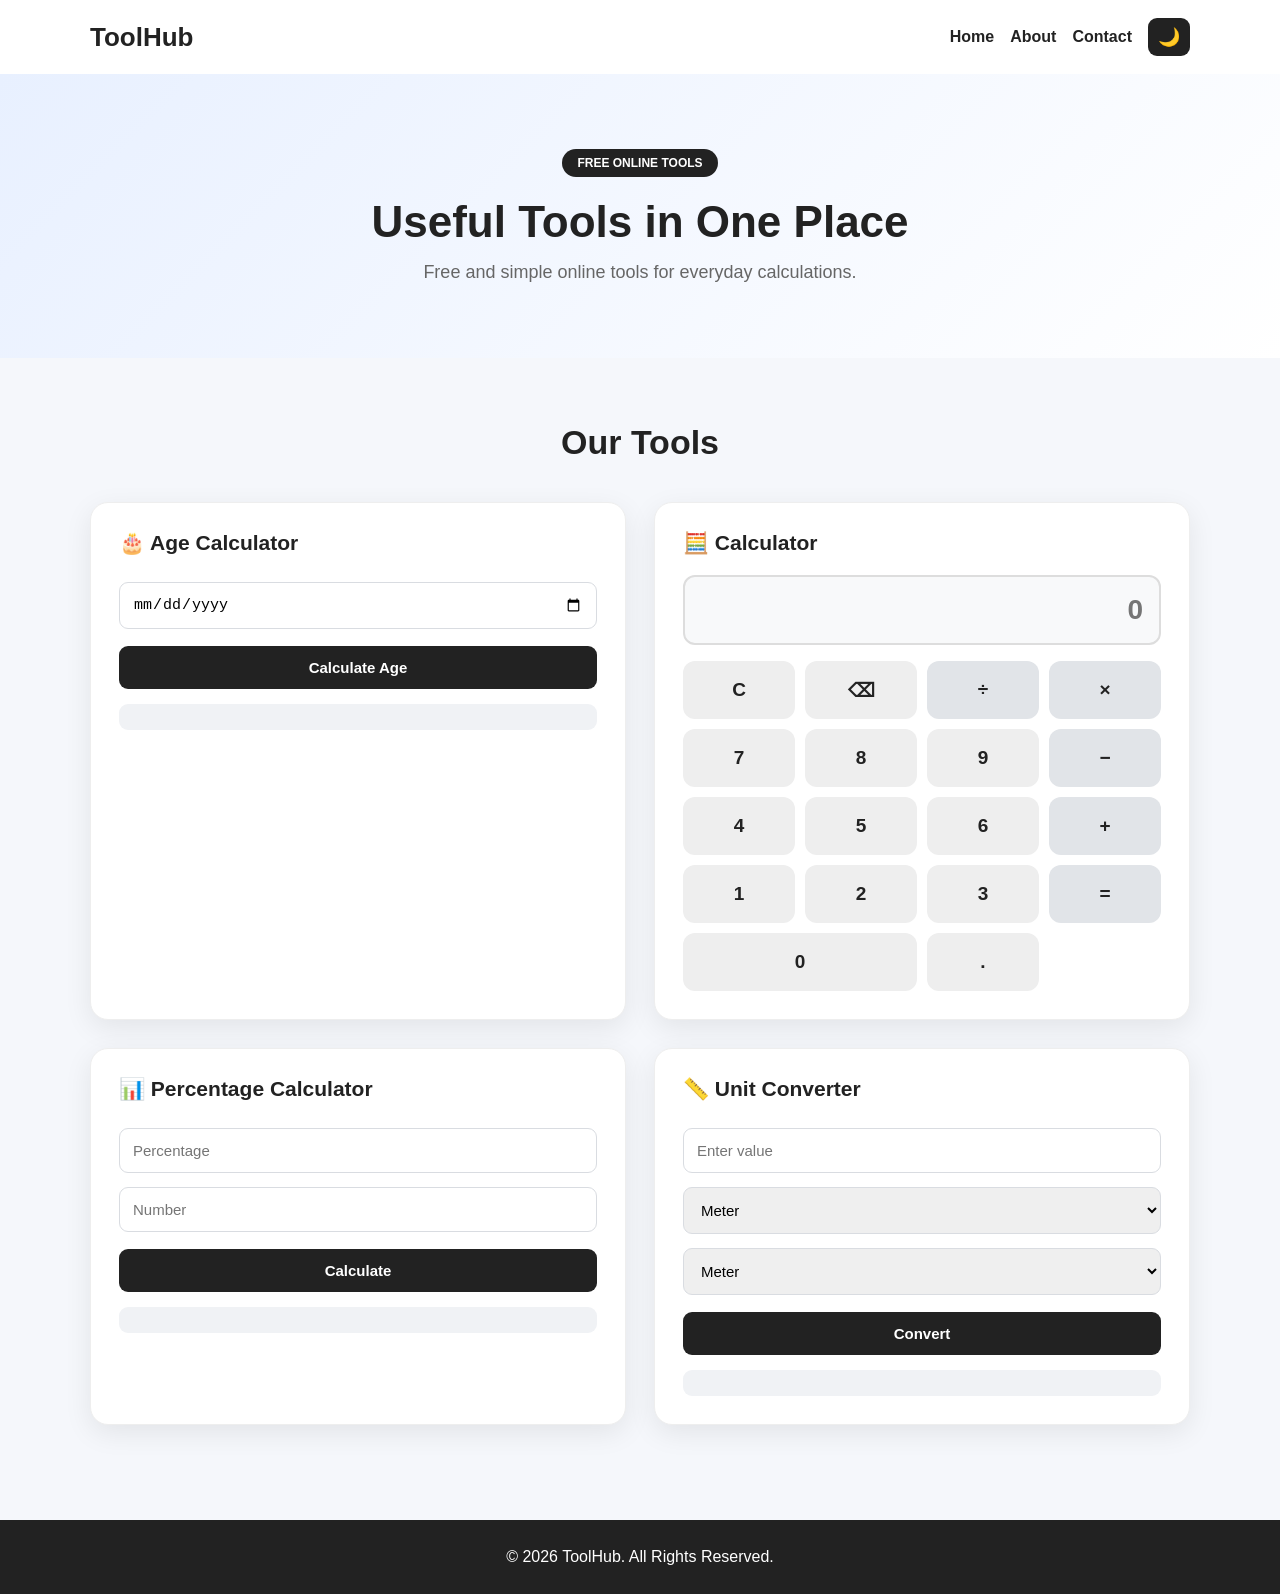
<file: index.html>
<!DOCTYPE html>
<html lang="en">
<head>
    <meta charset="UTF-8">
    <meta name="viewport" content="width=device-width, initial-scale=1.0">

    <meta name="google-site-verification" content="n4FeHZahbf9JQmGLMFIZxmoxvYty4tMW77FMCxDUaJI" />

    <meta name="description" content="ToolHub provides free online calculators and useful tools including age calculator, percentage calculator and unit converter.">

    <meta name="keywords" content="free online tools, calculator, age calculator, percentage calculator, unit converter">

    <title>ToolHub - Free Online Tools</title>

    <link rel="stylesheet" href="./Style.css">
</head>

<body>

<header>
    <div class="container nav-container">
        <h2>ToolHub</h2>

        <nav>
            <a href="./index.html">Home</a>
            <a href="./About.html">About</a>
            <a href="./Contact.html">Contact</a>
            <button id="darkModeBtn" type="button">🌙</button>
        </nav>
    </div>
</header>

<section class="hero">
    <div class="container">
        <span class="badge">FREE ONLINE TOOLS</span>

        <h1>Useful Tools in One Place</h1>

        <p>
            Free and simple online tools for everyday calculations.
        </p>
    </div>
</section>

<section class="tools">

    <div class="container">

        <h2>Our Tools</h2>

        <div class="tool-grid">

            <!-- AGE CALCULATOR -->

            <div class="tool-card">

                <h3>🎂 Age Calculator</h3>

                <input
                    type="date"
                    id="birthDate"
                >

                <button
                    type="button"
                    id="ageBtn"
                >
                    Calculate Age
                </button>

                <div
                    id="ageResult"
                    class="result"
                ></div>

            </div>


            <!-- CALCULATOR -->

            <div class="tool-card calculator-card">

                <h3>🧮 Calculator</h3>

                <input
                    type="text"
                    id="calcDisplay"
                    value=""
                    placeholder="0"
                    readonly
                >

                <div class="calculator">

                    <button type="button" data-value="clear">
                        C
                    </button>

                    <button type="button" data-value="delete">
                        ⌫
                    </button>

                    <button type="button" data-value="/">
                        ÷
                    </button>

                    <button type="button" data-value="*">
                        ×
                    </button>

                    <button type="button" data-value="7">
                        7
                    </button>

                    <button type="button" data-value="8">
                        8
                    </button>

                    <button type="button" data-value="9">
                        9
                    </button>

                    <button type="button" data-value="-">
                        −
                    </button>

                    <button type="button" data-value="4">
                        4
                    </button>

                    <button type="button" data-value="5">
                        5
                    </button>

                    <button type="button" data-value="6">
                        6
                    </button>

                    <button type="button" data-value="+">
                        +
                    </button>

                    <button type="button" data-value="1">
                        1
                    </button>

                    <button type="button" data-value="2">
                        2
                    </button>

                    <button type="button" data-value="3">
                        3
                    </button>

                    <button type="button" data-value="=">
                        =
                    </button>

                    <button
                        type="button"
                        data-value="0"
                        class="zero"
                    >
                        0
                    </button>

                    <button type="button" data-value=".">
                        .
                    </button>

                </div>

            </div>


            <!-- PERCENTAGE -->

            <div class="tool-card">

                <h3>📊 Percentage Calculator</h3>

                <input
                    type="number"
                    id="percent"
                    placeholder="Percentage"
                >

                <input
                    type="number"
                    id="percentNumber"
                    placeholder="Number"
                >

                <button
                    type="button"
                    id="percentageBtn"
                >
                    Calculate
                </button>

                <div
                    id="percentageResult"
                    class="result"
                ></div>

            </div>


            <!-- UNIT CONVERTER -->

            <div class="tool-card">

                <h3>📏 Unit Converter</h3>

                <input
                    type="number"
                    id="unitValue"
                    placeholder="Enter value"
                >

                <select id="unitFrom">

                    <option value="meter">
                        Meter
                    </option>

                    <option value="kilometer">
                        Kilometer
                    </option>

                    <option value="feet">
                        Feet
                    </option>

                    <option value="inch">
                        Inch
                    </option>

                </select>

                <select id="unitTo">

                    <option value="meter">
                        Meter
                    </option>

                    <option value="kilometer">
                        Kilometer
                    </option>

                    <option value="feet">
                        Feet
                    </option>

                    <option value="inch">
                        Inch
                    </option>

                </select>

                <button
                    type="button"
                    id="convertBtn"
                >
                    Convert
                </button>

                <div
                    id="unitResult"
                    class="result"
                ></div>

            </div>

        </div>

    </div>

</section>

<footer>

    <div class="container">

        <p>
            © 2026 ToolHub. All Rights Reserved.
        </p>

    </div>

</footer>

<script src="./script.js"></script>

</body>
</html>
</file>
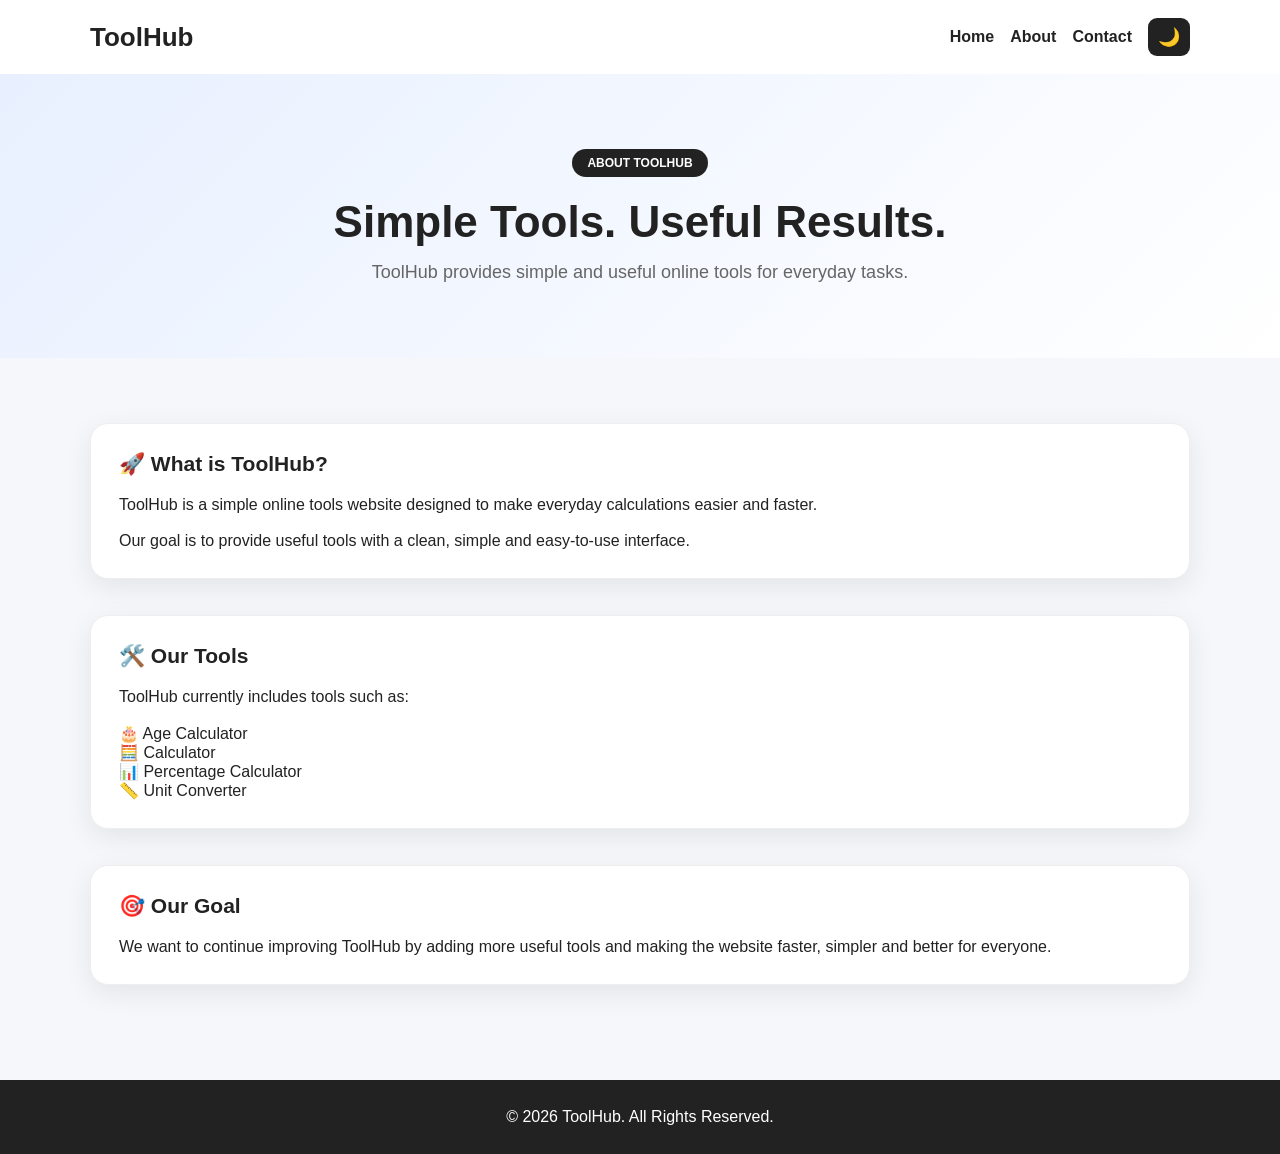
<file: About.html>
<!DOCTYPE html><html lang="en"><head><meta charset="UTF-8">

<meta
    name="viewport"
    content="width=device-width, initial-scale=1.0"
>

<title>About - ToolHub</title>

<link
    rel="stylesheet"
    href="./Style.css"
>

</head><body><header><div class="container nav-container">

    <h2>ToolHub</h2>

    <nav>

        <a href="./index.html">
            Home
        </a>

        <a href="./About.html">
            About
        </a>

        <a href="./Contact.html">
            Contact
        </a>

        <button
            id="darkModeBtn"
            type="button"
        >
            🌙
        </button>

    </nav>

</div>

</header><section class="hero"><div class="container">

    <span class="badge">
        ABOUT TOOLHUB
    </span>

    <h1>
        Simple Tools. Useful Results.
    </h1>

    <p>
        ToolHub provides simple and useful
        online tools for everyday tasks.
    </p>

</div>

</section><section class="tools"><div class="container">

    <div class="tool-card">

        <h3>
            🚀 What is ToolHub?
        </h3>

        <p>
            ToolHub is a simple online tools website
            designed to make everyday calculations
            easier and faster.
        </p>

        <br>

        <p>
            Our goal is to provide useful tools
            with a clean, simple and easy-to-use
            interface.
        </p>

    </div>


    <br><br>


    <div class="tool-card">

        <h3>
            🛠️ Our Tools
        </h3>

        <p>
            ToolHub currently includes tools such as:
        </p>

        <br>

        <p>
            🎂 Age Calculator
        </p>

        <p>
            🧮 Calculator
        </p>

        <p>
            📊 Percentage Calculator
        </p>

        <p>
            📏 Unit Converter
        </p>

    </div>


    <br><br>


    <div class="tool-card">

        <h3>
            🎯 Our Goal
        </h3>

        <p>
            We want to continue improving ToolHub
            by adding more useful tools and making
            the website faster, simpler and better
            for everyone.
        </p>

    </div>

</div>

</section><footer><div class="container">

    <p>
        © 2026 ToolHub. All Rights Reserved.
    </p>

</div>

</footer><script src="./script.js"></script></body></html>
</file>
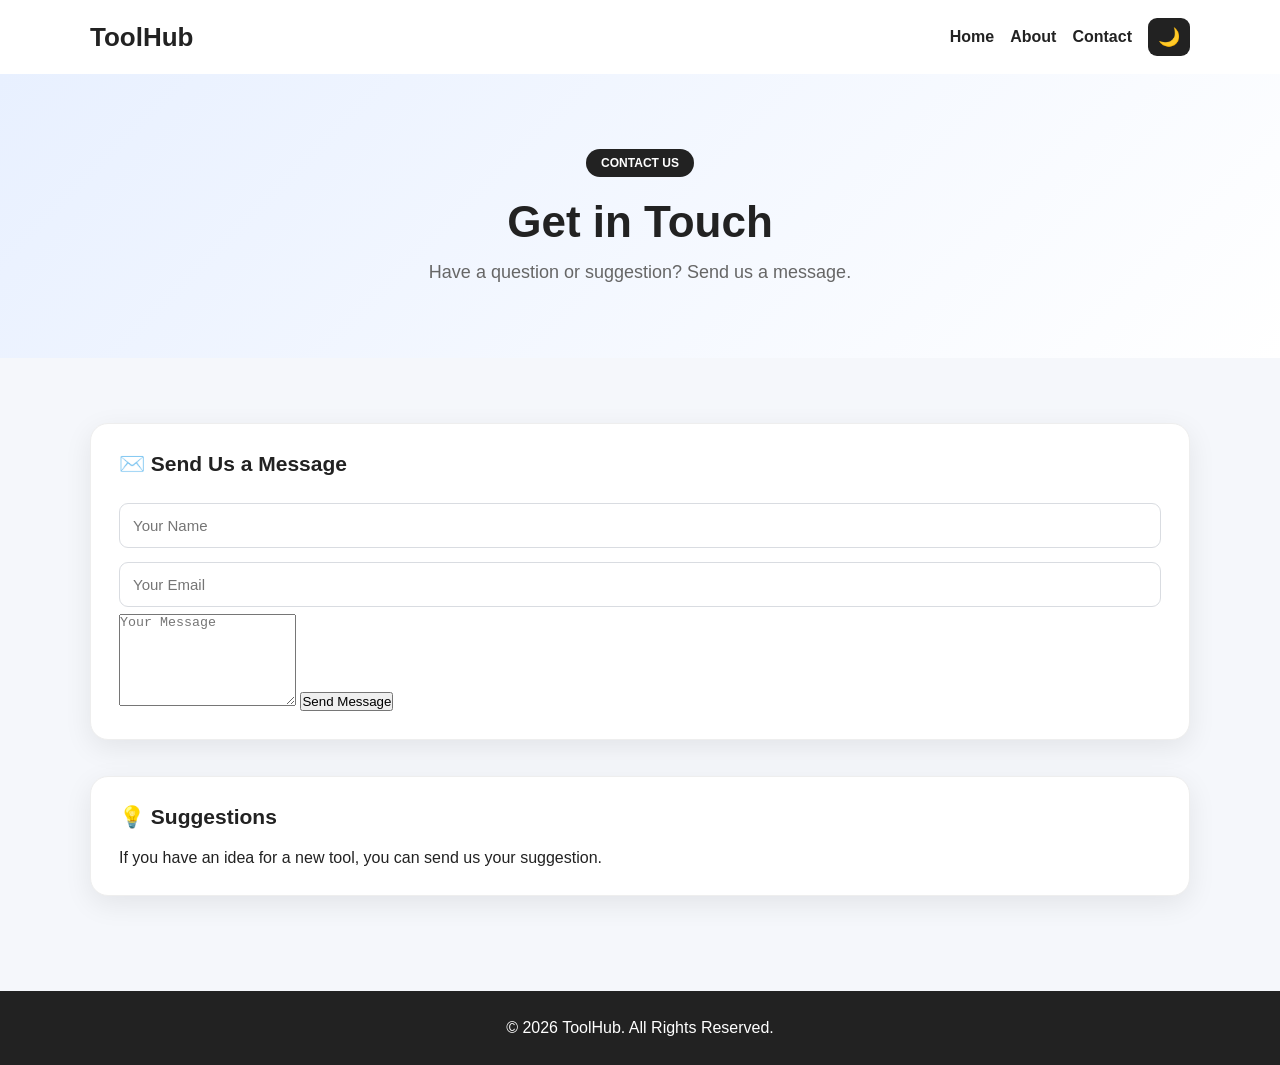
<file: Contact.html>
<!DOCTYPE html><html lang="en"><head><meta charset="UTF-8">

<meta
    name="viewport"
    content="width=device-width, initial-scale=1.0"
>

<title>Contact - ToolHub</title>

<link
    rel="stylesheet"
    href="./Style.css"
>

</head><body><header><div class="container nav-container">

    <h2>ToolHub</h2>

    <nav>

        <a href="./index.html">
            Home
        </a>

        <a href="./About.html">
            About
        </a>

        <a href="./Contact.html">
            Contact
        </a>

        <button
            id="darkModeBtn"
            type="button"
        >
            🌙
        </button>

    </nav>

</div>

</header><section class="hero"><div class="container">

    <span class="badge">
        CONTACT US
    </span>

    <h1>
        Get in Touch
    </h1>

    <p>
        Have a question or suggestion?
        Send us a message.
    </p>

</div>

</section><section class="tools"><div class="container">

    <div class="tool-card">

        <h3>
            ✉️ Send Us a Message
        </h3>


        <form id="contactForm">


            <input
                type="text"
                id="contactName"
                placeholder="Your Name"
                required
            >


            <input
                type="email"
                id="contactEmail"
                placeholder="Your Email"
                required
            >


            <textarea
                id="contactMessage"
                placeholder="Your Message"
                rows="6"
                required
            ></textarea>


            <button
                type="submit"
            >
                Send Message
            </button>


        </form>

    </div>


    <br><br>


    <div class="tool-card">

        <h3>
            💡 Suggestions
        </h3>

        <p>
            If you have an idea for a new tool,
            you can send us your suggestion.
        </p>

    </div>

</div>

</section><footer><div class="container">

    <p>
        © 2026 ToolHub. All Rights Reserved.
    </p>

</div>

</footer><script src="./script.js"></script></body></html>
</file>
<file: Style.css>
* {
  margin: 0;
  padding: 0;
  box-sizing: border-box;
  }

body {
font-family: Arial, Helvetica, sans-serif;
background: #f5f7fb;
color: #222;
transition: 0.3s ease;
}

.container {
width: 92%;
max-width: 1100px;
margin: auto;
}

/* =========================
HEADER
========================= */

header {
background: #ffffff;
padding: 18px 0;
box-shadow: 0 2px 12px rgba(0,0,0,0.08);
}

.nav-container {
display: flex;
justify-content: space-between;
align-items: center;
}

header h2 {
font-size: 26px;
}

nav {
display: flex;
align-items: center;
gap: 16px;
}

nav a {
text-decoration: none;
color: #222;
font-weight: bold;
}

nav a:hover {
color: #555;
}

#darkModeBtn {
border: none;
background: #222;
color: white;
width: 42px;
height: 38px;
border-radius: 9px;
cursor: pointer;
font-size: 18px;
}

/* =========================
HERO
========================= */

.hero {
text-align: center;
padding: 75px 20px;
background: linear-gradient(135deg, #e8f0ff, #ffffff);
}

.badge {
display: inline-block;
background: #222;
color: white;
padding: 7px 15px;
border-radius: 30px;
font-size: 12px;
font-weight: bold;
margin-bottom: 20px;
}

.hero h1 {
font-size: 44px;
margin-bottom: 15px;
}

.hero p {
font-size: 18px;
color: #666;
}

/* =========================
TOOLS
========================= */

.tools {
padding: 65px 0;
}

.tools h2 {
text-align: center;
font-size: 34px;
margin-bottom: 40px;
}

.tool-grid {
display: grid;
grid-template-columns: repeat(2, 1fr);
gap: 28px;
}

/* =========================
CARDS
========================= */

.tool-card {
background: #ffffff;
padding: 28px;
border-radius: 18px;
border: 1px solid #eeeeee;
box-shadow: 0 8px 28px rgba(0,0,0,0.08);
}

.tool-card h3 {
font-size: 21px;
margin-bottom: 20px;
}

/* =========================
INPUTS
========================= */

input,
select {
width: 100%;
padding: 13px;
margin: 7px 0;
border: 1px solid #d9dce1;
border-radius: 9px;
font-size: 15px;
outline: none;
}

input:focus,
select:focus {
border-color: #555;
}

/* =========================
NORMAL BUTTONS
========================= */

.tool-card > button {
width: 100%;
padding: 13px;
margin-top: 10px;
border: none;
border-radius: 9px;
background: #222;
color: white;
font-size: 15px;
font-weight: bold;
cursor: pointer;
}

.tool-card > button:hover {
background: #444;
}

/* =========================
RESULT
========================= */

.result {
margin-top: 15px;
padding: 13px;
min-height: 20px;
background: #f0f2f5;
border-radius: 9px;
font-weight: 600;
}

/* =========================
PROFESSIONAL CALCULATOR
========================= */

.calculator-card {
overflow: hidden;
}

#calcDisplay {
display: block;
width: 100%;
height: 70px;
margin: 0 0 16px 0;
padding: 10px 16px;
border: 2px solid #ddd;
border-radius: 12px;
background: #f8f9fa;
color: #222;
font-size: 28px;
font-weight: bold;
text-align: right;
}

/* Calculator Grid */

.calculator {
width: 100%;
display: grid;
grid-template-columns: repeat(4, minmax(0, 1fr));
gap: 10px;
}

/* Calculator Buttons */

.calculator button {
width: 100%;
height: 58px;
margin: 0;
padding: 0;
border: none;
border-radius: 12px;
background: #eeeeee;
color: #222;
font-size: 19px;
font-weight: bold;
cursor: pointer;
transition: 0.15s ease;
}

.calculator button:hover {
background: #d9d9d9;
}

.calculator button:active {
transform: scale(0.94);
}

/* Zero Button */

.calculator .zero {
grid-column: span 2;
}

/* Calculator Operators */

.calculator button:nth-child(3),
.calculator button:nth-child(4),
.calculator button:nth-child(8),
.calculator button:nth-child(12),
.calculator button:nth-child(16) {
background: #e1e4e8;
}

/* =========================
FOOTER
========================= */

footer {
background: #222;
color: white;
text-align: center;
padding: 28px;
margin-top: 30px;
}

/* =========================
DARK MODE
========================= */

body.dark-mode {
background: #101114;
color: #ffffff;
}

body.dark-mode header {
background: #18191d;
}

body.dark-mode header h2 {
color: #ffffff;
}

body.dark-mode nav a {
color: #ffffff;
}

body.dark-mode #darkModeBtn {
background: #ffffff;
color: #222222;
}

body.dark-mode .hero {
background: #15161a;
}

body.dark-mode .hero h1 {
color: #ffffff;
}

body.dark-mode .hero p {
color: #bbbbbb;
}

body.dark-mode .badge {
background: #ffffff;
color: #222222;
}

body.dark-mode .tool-card {
background: #1b1c20;
border-color: #292a2f;
}

body.dark-mode input,
body.dark-mode select {
background: #25272c;
color: #ffffff;
border-color: #444444;
}

body.dark-mode #calcDisplay {
background: #25272c;
color: #ffffff;
border-color: #444444;
}

body.dark-mode .calculator button {
background: #303238;
color: #ffffff;
}

body.dark-mode .calculator button:hover {
background: #44464d;
}

body.dark-mode .calculator button:nth-child(3),
body.dark-mode .calculator button:nth-child(4),
body.dark-mode .calculator button:nth-child(8),
body.dark-mode .calculator button:nth-child(12),
body.dark-mode .calculator button:nth-child(16) {
background: #393b42;
}

body.dark-mode .result {
background: #25272c;
color: #ffffff;
}

/* =========================
MOBILE
========================= */

@media (max-width: 700px) {

.container {
    width: 92%;
}

.nav-container {
    flex-direction: column;
    gap: 15px;
}

nav {
    flex-wrap: wrap;
    justify-content: center;
}

.hero {
    padding: 60px 15px;
}

.hero h1 {
    font-size: 32px;
}

.hero p {
    font-size: 16px;
}

.tools {
    padding: 50px 0;
}

.tools h2 {
    font-size: 28px;
}

.tool-grid {
    grid-template-columns: 1fr;
    gap: 20px;
}

.tool-card {
    padding: 22px;
}

#calcDisplay {
    height: 62px;
    font-size: 25px;
}

.calculator {
    gap: 8px;
}

.calculator button {
    height: 54px;
    font-size: 18px;
}

}

/* =========================
SMALL PHONE
========================= */

@media (max-width: 380px) {

.calculator {
    gap: 6px;
}

.calculator button {
    height: 50px;
    font-size: 17px;
}

#calcDisplay {
    font-size: 23px;
}

}
</file>
